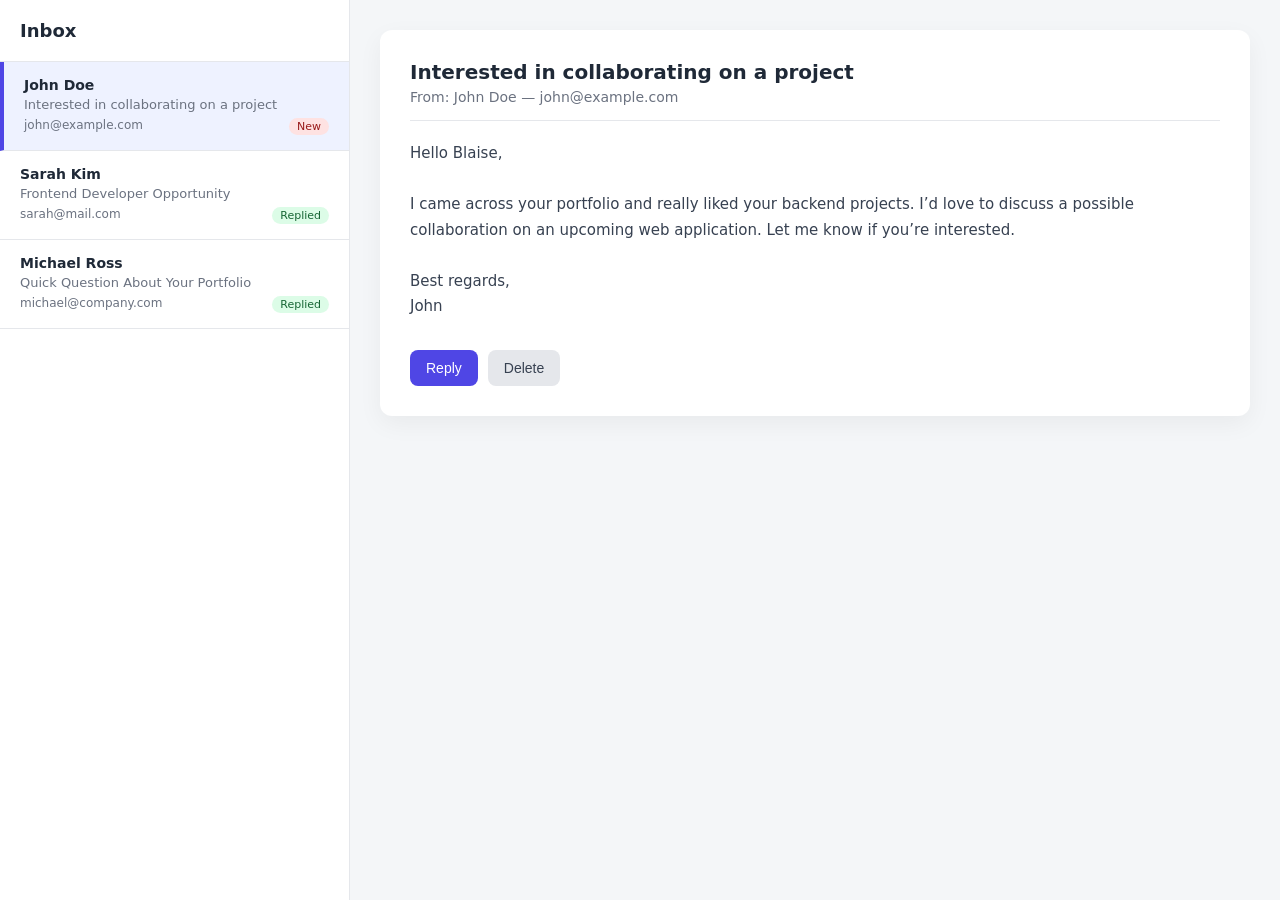
<file: email.html>
<!DOCTYPE html>
<html lang="en">

<head>
  <meta charset="UTF-8">
  <title>Inbox | Portfolio Messages</title>

  <style>
    :root {
      --primary: #4f46e5;
      --bg: #f4f6f8;
      --card: #ffffff;
      --text: #1f2937;
      --muted: #6b7280;
      --border: #e5e7eb;
    }

    * {
      box-sizing: border-box;
    }

    body {
      margin: 0;
      font-family: "Segoe UI", system-ui, sans-serif;
      background: var(--bg);
      color: var(--text);
    }

    .container {
      display: grid;
      grid-template-columns: 350px 1fr;
      height: 100vh;
    }

    /* Sidebar */
    .sidebar {
      background: var(--card);
      border-right: 1px solid var(--border);
      display: flex;
      flex-direction: column;
    }

    .sidebar-header {
      padding: 20px;
      border-bottom: 1px solid var(--border);
    }

    .sidebar-header h2 {
      margin: 0;
      font-size: 18px;
    }

    .message-list {
      overflow-y: auto;
      flex: 1;
    }

    .message-item {
      padding: 15px 20px;
      border-bottom: 1px solid var(--border);
      cursor: pointer;
      transition: background 0.2s;
    }

    .message-item:hover {
      background: #f9fafb;
    }

    .message-item.active {
      background: #eef2ff;
      border-left: 4px solid var(--primary);
    }

    .sender {
      font-weight: 600;
      font-size: 14px;
    }

    .subject {
      font-size: 13px;
      color: var(--muted);
      margin-top: 4px;
      white-space: nowrap;
      overflow: hidden;
      text-overflow: ellipsis;
    }

    .meta {
      font-size: 12px;
      color: var(--muted);
      margin-top: 6px;
      display: flex;
      justify-content: space-between;
    }

    .badge {
      background: #dcfce7;
      color: #166534;
      font-size: 11px;
      padding: 2px 8px;
      border-radius: 12px;
    }

    .badge.new {
      background: #fee2e2;
      color: #991b1b;
    }

    /* Content */
    .content {
      padding: 30px;
      overflow-y: auto;
    }

    .content-card {
      background: var(--card);
      border-radius: 12px;
      padding: 30px;
      box-shadow: 0 8px 25px rgba(0, 0, 0, 0.05);
      max-width: 900px;
    }

    .content-header {
      border-bottom: 1px solid var(--border);
      padding-bottom: 15px;
      margin-bottom: 20px;
    }

    .content-header h1 {
      margin: 0;
      font-size: 20px;
    }

    .content-header p {
      margin: 5px 0 0;
      font-size: 14px;
      color: var(--muted);
    }

    .message-body {
      font-size: 15px;
      line-height: 1.7;
      color: #374151;
    }

    .actions {
      margin-top: 30px;
      display: flex;
      gap: 10px;
    }

    .btn {
      padding: 10px 16px;
      border-radius: 8px;
      font-size: 14px;
      border: none;
      cursor: pointer;
    }

    .btn.primary {
      background: var(--primary);
      color: white;
    }

    .btn.secondary {
      background: #e5e7eb;
      color: #374151;
    }

    /* Responsive */
    @media (max-width: 900px) {
      .container {
        grid-template-columns: 1fr;
      }

      .sidebar {
        display: none;
      }
    }
  </style>
</head>

<body>

  <div class="container">

    <!-- Sidebar -->
    <aside class="sidebar">
      <div class="sidebar-header">
        <h2>Inbox</h2>
      </div>

      <div class="message-list">

        <div class="message-item active">
          <div class="sender">John Doe</div>
          <div class="subject">Interested in collaborating on a project</div>
          <div class="meta">
            <span>john@example.com</span>
            <span class="badge new">New</span>
          </div>
        </div>

        <div class="message-item">
          <div class="sender">Sarah Kim</div>
          <div class="subject">Frontend Developer Opportunity</div>
          <div class="meta">
            <span>sarah@mail.com</span>
            <span class="badge">Replied</span>
          </div>
        </div>

        <div class="message-item">
          <div class="sender">Michael Ross</div>
          <div class="subject">Quick Question About Your Portfolio</div>
          <div class="meta">
            <span>michael@company.com</span>
            <span class="badge">Replied</span>
          </div>
        </div>

      </div>
    </aside>

    <!-- Content -->
    <main class="content">
      <div class="content-card">
        <div class="content-header">
          <h1>Interested in collaborating on a project</h1>
          <p>From: John Doe — john@example.com</p>
        </div>

        <div class="message-body">
          Hello Blaise,<br><br>
          I came across your portfolio and really liked your backend projects.
          I’d love to discuss a possible collaboration on an upcoming web
          application. Let me know if you’re interested.<br><br>
          Best regards,<br>
          John
        </div>

        <div class="actions">
          <button class="btn primary">Reply</button>
          <button class="btn secondary">Delete</button>
        </div>
      </div>
    </main>

  </div>

</body>

</html>
</file>
